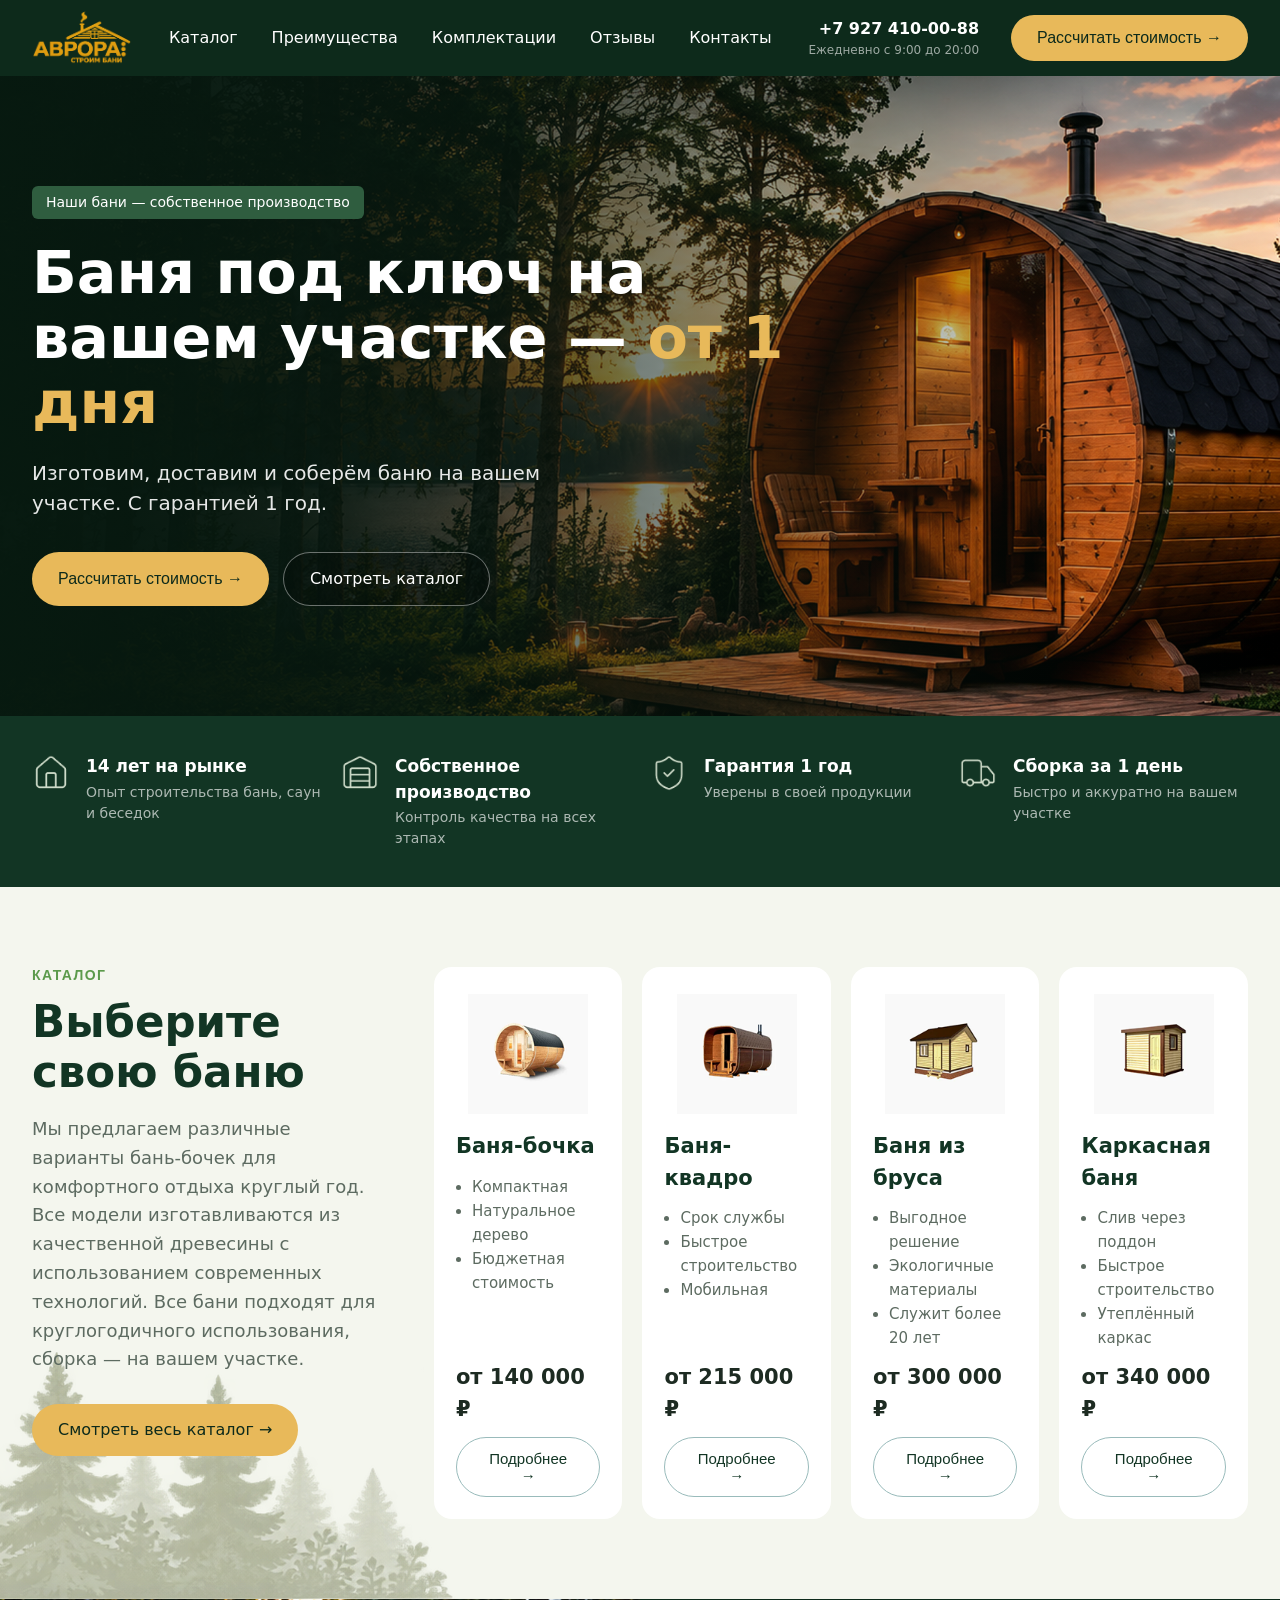
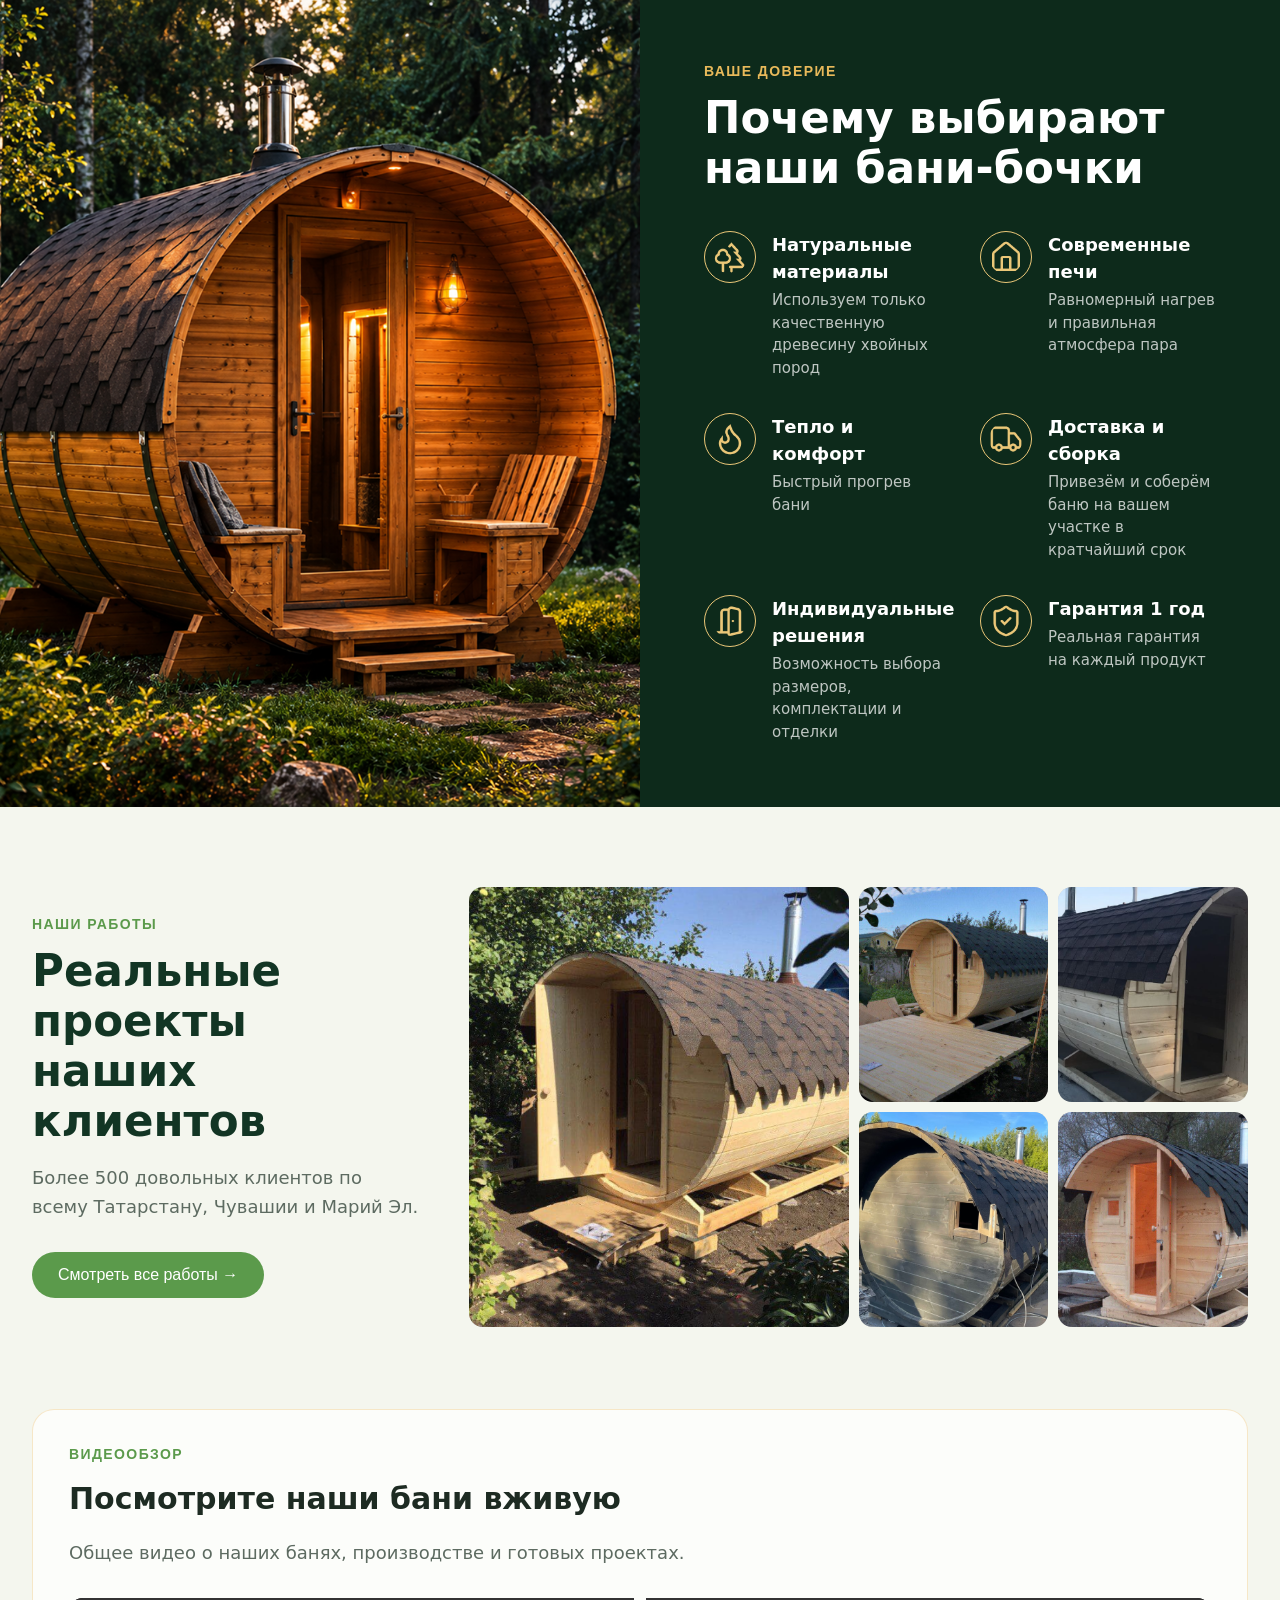
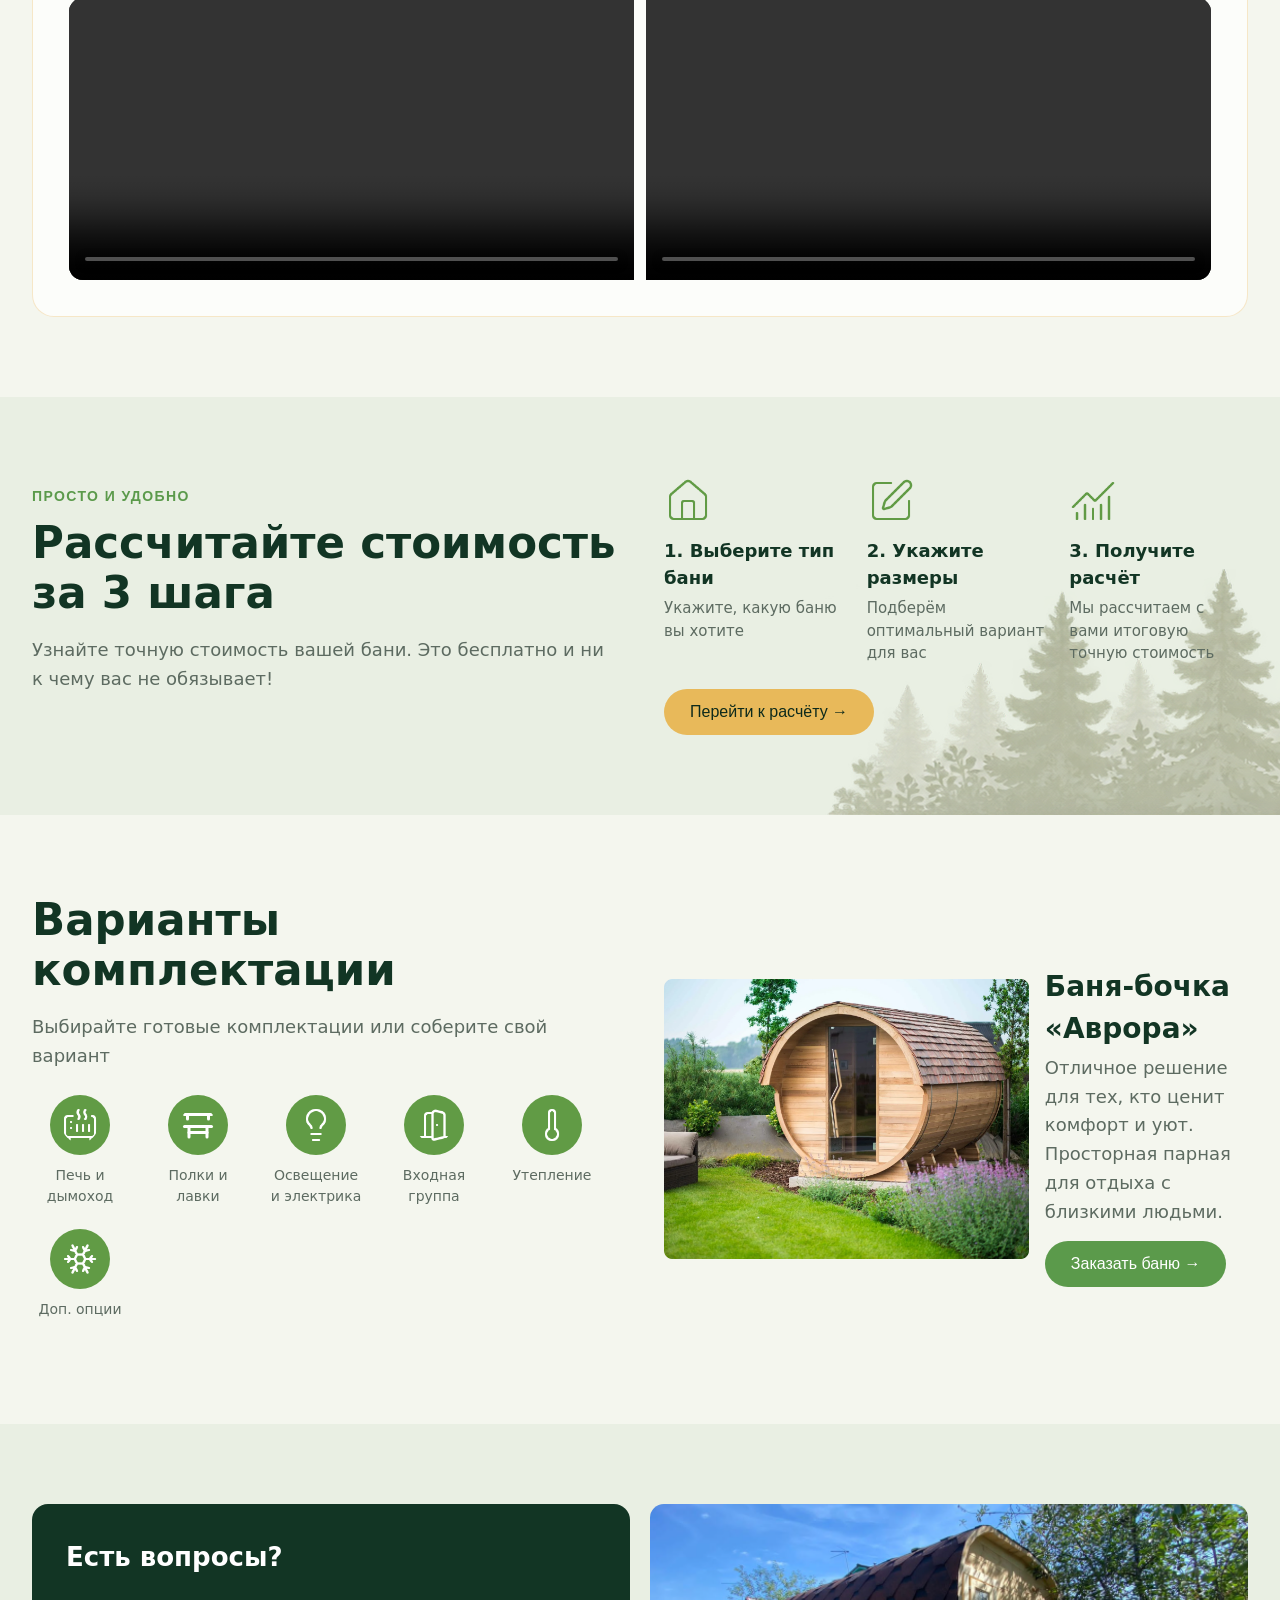
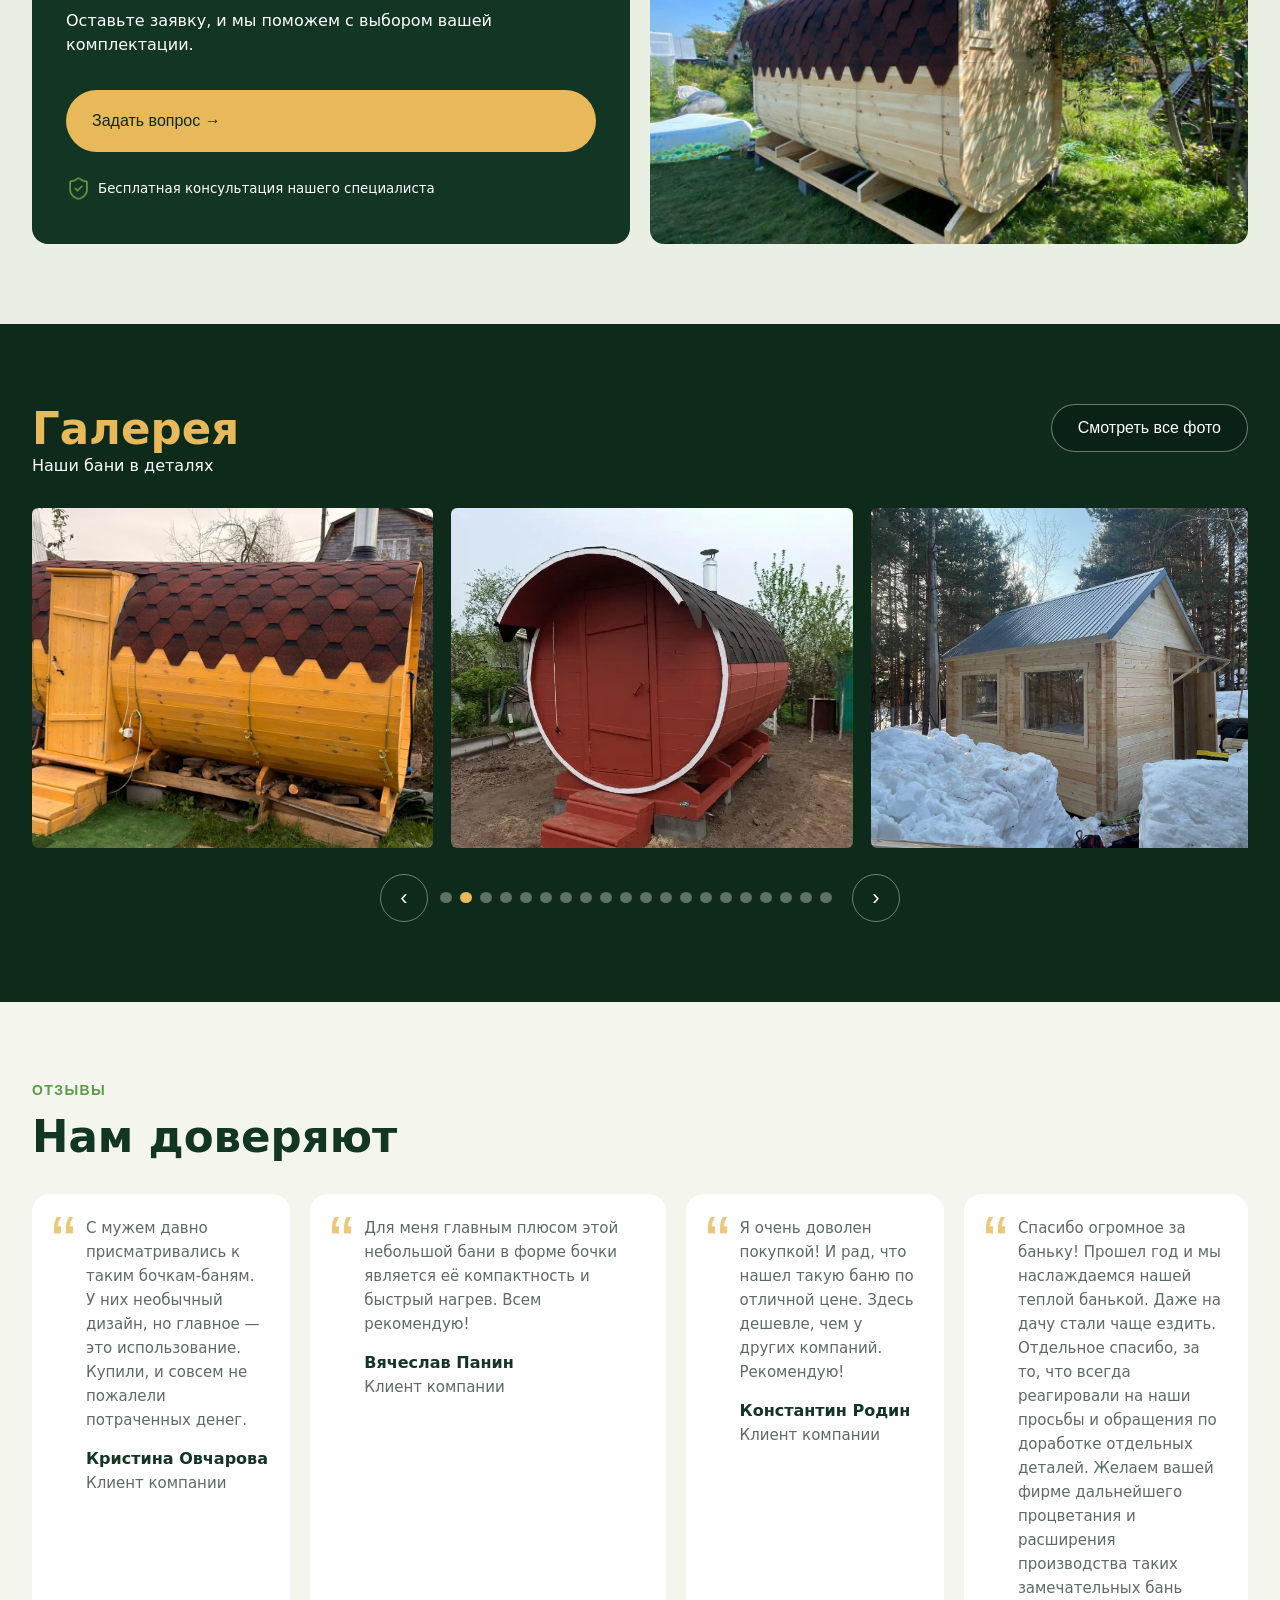
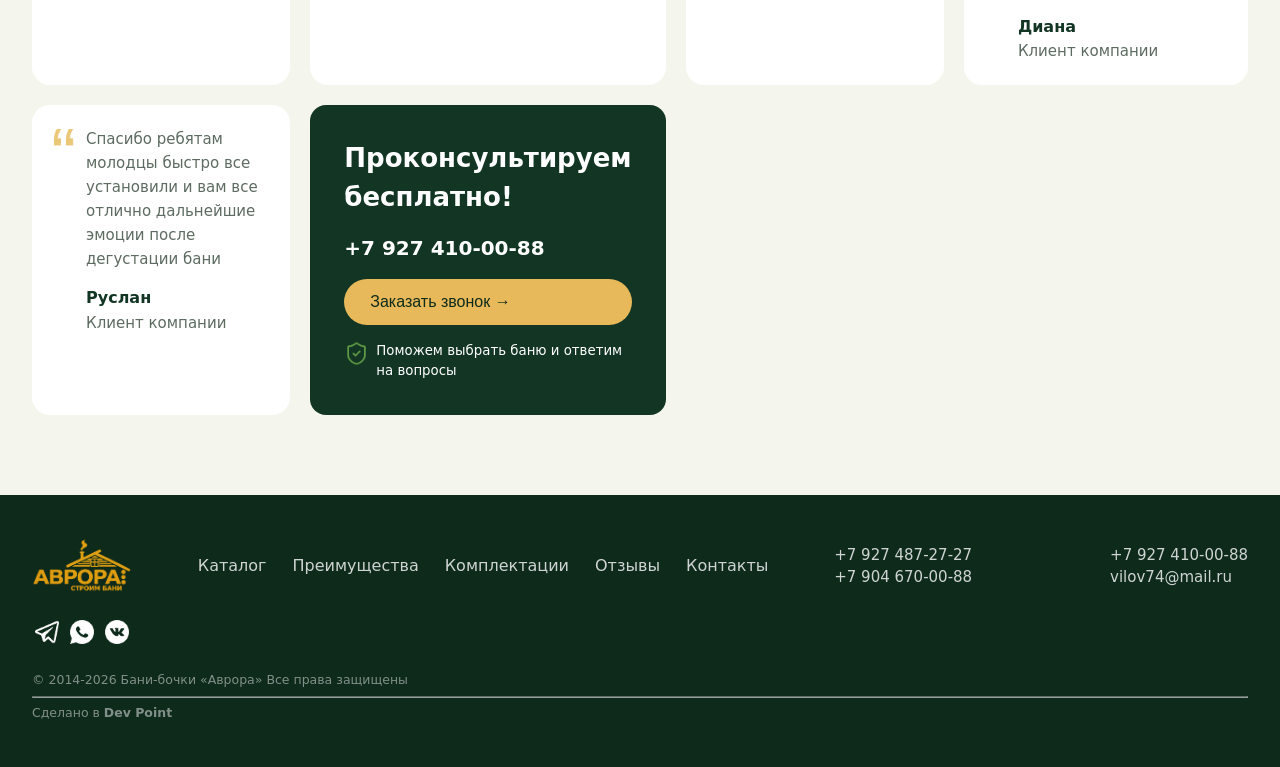
<file: index.html>
<!doctype html>
<html lang="ru">
  <head>
    <meta charset="utf-8" />
    <meta
      name="viewport"
      content="width=device-width,initial-scale=1,viewport-fit=cover"
    />
    <link rel="stylesheet" href="style.css" />
    <title>Бочки-Бани — баня под ключ на вашем участке</title>
    <meta
      name="description"
      content="Бани-бочки с собственного производства: изготовим, доставим и соберём баню на вашем участке. Гарантия 1 год."
    />
  </head>
  <body>
    <header>
      <div class="w hd">
        <a href="#top" class="logo"
          ><img src="images/logo.png" alt="logo" width="100px"
        /></a>
        <nav id="nav">
          <a href="#catalog">Каталог</a><a href="#why">Преимущества</a
          ><a href="#comp">Комплектации</a><a href="#reviews">Отзывы</a
          ><a href="#contacts">Контакты</a>
        </nav>
        <div class="ph">
          <a href="tel:+79274100088">+7 927 410-00-88</a
          ><small>Ежедневно с 9:00 до 20:00</small>
        </div>
        <button class="btn" data-open>Рассчитать стоимость →</button>
        <button class="bg" id="bg" aria-label="Меню" aria-expanded="false">
          ☰
        </button>
      </div>
    </header>
    <main id="top">
      <div class="hero">
        <div class="w">
          <span class="badge">Наши бани — собственное производство</span>
          <h1>Баня под ключ на вашем участке — <b>от 1 дня</b></h1>
          <p>
            Изготовим, доставим и соберём баню на вашем участке. С гарантией 1
            год.
          </p>
          <div class="cta">
            <button class="btn" data-open>Рассчитать стоимость →</button
            ><a class="btn out" href="catalog.html">Смотреть каталог</a>
          </div>
        </div>
      </div>
      <div class="strip"><div class="w" id="strip"></div></div>
      <section id="catalog">
        <img src="images/bg-trees.png" alt="bg-image" class="bg-trees" />
        <div class="w cat">
          <div class="rev">
            <div class="eyebrow">Каталог</div>
            <h2>Выберите свою баню</h2>
            <p class="lead">
              Мы предлагаем различные варианты бань-бочек для комфортного отдыха
              круглый год. Все модели изготавливаются из качественной древесины
              с использованием современных технологий. Все бани подходят для круглогодичного использования, сборка — на вашем участке.
            </p>
            <a class="btn" href="catalog.html">Смотреть весь каталог →</a>
          </div>
          <div class="cards" id="cards"></div>
        </div>
      </section>
      <section class="why" id="why" style="padding: 0">
        <img
          src="images/why-sauna.png"
          alt="Баня-бочка в лесу"
          loading="lazy"
          width="256"
          height="260"
        />
        <div>
          <div class="eyebrow" style="color: var(--au)">Ваше доверие</div>
          <h2 style="color: #fff">Почему выбирают наши бани-бочки</h2>
          <div class="six" id="six"></div>
        </div>
      </section>
      <section id="projects">
        <div class="w proj">
          <div class="rev">
            <div class="eyebrow">Наши работы</div>
            <h2>Реальные проекты наших клиентов</h2>
            <p class="lead">
              Более 500 довольных клиентов по всему Татарстану, Чувашии и Марий
              Эл.
            </p>
            <a href="#gallery">
              <button class="btn gr">Смотреть все работы →</button>
            </a>
          </div>
          <div class="pg" id="pg"></div>
          <div class="video-showcase rev">
            <div class="eyebrow">Видеообзор</div>
            <h3>Посмотрите наши бани вживую</h3>
            <p class="lead">
              Общее видео о наших банях, производстве и готовых проектах.
            </p>
            <div class="video-pair">
              <video
                controls
                playsinline
                preload="metadata"
                aria-label="Общее видео о банях — первое"
              >
                <source src="videos/obchee.mp4" type="video/mp4" />
                Ваш браузер не поддерживает воспроизведение видео.
              </video>
              <video
                controls
                playsinline
                preload="metadata"
                aria-label="Общее видео о банях — второе"
              >
                <source src="videos/obchee2.mp4" type="video/mp4" />
                Ваш браузер не поддерживает воспроизведение видео.
              </video>
            </div>
          </div>
        </div>
      </section>
      <section class="alt">
        <img src="images/bg-trees2.png" alt="" class="bg-trees2" />
        <div class="w steps">
          <div class="rev">
            <div class="eyebrow">Просто и удобно</div>
            <h2>Рассчитайте стоимость за 3 шага</h2>
            <p class="lead">
              Узнайте точную стоимость вашей бани. Это бесплатно и ни к чему вас не обязывает!
            </p>
          </div>
          <div>
            <div class="s3" id="s3"></div>
            <button
              class="btn"
              style="margin-top: 24px; z-index: 1; position: relative"
              data-open
            >
              Перейти к расчёту →
            </button>
          </div>
        </div>
      </section>
      <section id="comp">
        <div class="w comp">
          <div class="rev">
            <h2>Варианты комплектации</h2>
            <p class="lead" style="margin-bottom: 0">
              Выбирайте готовые комплектации или соберите свой вариант
            </p>
            <div class="opts" id="opts"></div>
          </div>
          <div class="avrora-wrapper">
            <img
              src="images/sauna-avrora.png"
              alt="Баня-бочка «Аврора»"
              loading="lazy"
              width="400"
              height="280"
            />
            <div>
              <h3 style="margin: 14px 0 4px; color: var(--g)">
                Баня-бочка «Аврора»
              </h3>
              <p class="lead" style="margin: 0 0 14px">
                Отличное решение для тех, кто ценит комфорт и уют. Просторная
                парная для отдыха с близкими людьми.
              </p>
              <button class="btn gr" onclick="openForm('Баня-бочка')">
                Заказать баню →
              </button>
            </div>
          </div>
        </div>
      </section>
      <section class="alt">
        <div class="w comp">
          <div class="faq rev">
            <h3>Есть вопросы?</h3>
            <p>Оставьте заявку, и мы поможем с выбором вашей комплектации.</p>
            <button class="btn" data-open>Задать вопрос →</button
            ><small style="display: flex; align-items: center; gap: 7px"
              ><img
                src="images/shield-check-g.png"
                alt="icon"
                width="25px"
                height="25px"
              />
              Бесплатная консультация нашего специалиста</small
            >
          </div>
          <img
            src="images/faq-sauna.png"
            alt="Баня-бочка на участке"
            loading="lazy"
            width="400"
            height="280"
          />
        </div>
      </section>
      <section class="gal" id="gallery">
        <div class="w">
          <div class="gh">
            <div>
              <h2>Галерея</h2>
              <small>Наши бани в деталях</small>
            </div>
            <button class="btn out" onclick="openLb(0, G)">
              Смотреть все фото
            </button>
          </div>
          <div class="gt" id="gt" tabindex="0" aria-label="Галерея"></div>
          <div class="gc">
            <button class="a" id="pv" aria-label="Назад">‹</button
            ><span id="dots" style="display: flex; gap: 8px"></span
            ><button class="a" id="nx" aria-label="Вперёд">›</button>
          </div>
        </div>
      </section>
      <section id="reviews">
        <div class="w">
          <div class="eyebrow">Отзывы</div>
          <h2>Нам доверяют</h2>
          <div class="rv" id="rv"></div>
        </div>
      </section>
    </main>
    <footer id="contacts">
      <div class="w ft">
        <a href="#top" class="logo"
          ><img src="images/logo.png" alt="logo" width="100px"
        /></a>

        <nav>
          <a href="#catalog">Каталог</a><a href="#why">Преимущества</a
          ><a href="#comp">Комплектации</a><a href="#reviews">Отзывы</a
          ><a href="#contacts">Контакты</a>
        </nav>
        <div style="display: grid; grid-template-columns: 2fr 1fr">
          <a href="tel:+79274872727">+7 927 487-27-27</a>
          <a href="tel:+79274100088">+7 927 410-00-88</a>
          <a href="tel:+79046700088">+7 904 670-00-88</a>
          <a href="mailto:vilov74@mail.ru" style="color: inherit"
            >vilov74@mail.ru</a
          >
        </div>
        <div class="socials">
          <a href="https://t.me/banya_bochka_kzn"
            ><img src="images/tg.png" alt="tg icon" width="30px"
          /></a>
          <a href="https://wa.me/79274100088"
            ><img src="images/wh.png" alt="tg icon" width="30px"
          /></a>
          <a href="https://vk.com/banya_bochka_kzn"
            ><img src="images/vk.png" alt="tg icon" width="30px"
          /></a>
        </div>
        <small style="width: 100%; opacity: 0.6">
          © 2014-2026 Бани-бочки «Аврора» Все права защищены
          <hr />
          <a href="https://devpoint.studio" target="_blank">Сделано в <b>Dev Point</b></a>
        </small>
      </div>
    </footer>
    <div class="m" id="fm" role="dialog" aria-modal="true" aria-labelledby="ft">
      <div class="box">
        <button class="x" data-close aria-label="Закрыть">×</button>
        <h3 id="ft" style="color: var(--g)">Рассчитать стоимость</h3>
        <form id="f" novalidate>
          <label for="n">Имя</label
          ><input id="n" name="name" autocomplete="name" />
          <div class="e"></div>
          <label for="p">Телефон</label
          ><input
            id="p"
            name="phone"
            type="tel"
            placeholder="+7 (___) ___-__-__"
            autocomplete="tel"
          />
          <div class="e"></div>
          <label for="mo">Интересующая модель</label
          ><select id="mo" name="model"></select
          ><label for="c">Комментарий (необязательно)</label
          ><textarea id="c" name="comment" rows="3"></textarea>
          <button
            class="btn"
            style="margin-top: 14px; width: 100%; justify-content: center"
            id="sb"
          >
            Отправить заявку
          </button>
          <div class="st" id="st" role="status"></div>
        </form>
      </div>
    </div>
    <div
      class="m"
      id="lb"
      role="dialog"
      aria-modal="true"
      aria-label="Просмотр фото"
    >
      <button data-close style="right: 16px; top: 16px">×</button
      ><button id="lp" style="left: 16px">‹</button
      ><img id="li" alt="" /><button id="ln" style="right: 16px">›</button>
    </div>
    <script>
      const I = {
        c0: "images/sauna-1.png",
        c1: "images/sauna-2.png",
        c2: "images/sauna-3.png",
        c3: "images/sauna-4.png",
        why: "[data-uri]",
        p0: "images/sauna-p1.png",
        p1: "images/sauna-p2.png",
        p2: "images/sauna-p3.png",
        p3: "images/sauna-p4.png",
        p4: "images/sauna-p5.png ",
        comp: "[data-uri]",
        faq: "[data-uri]",
        g0: "images/gallery-1.JPG",
        g1: "images/gallery-2.JPG",
        g2: "images/gallery-3.JPG",
        g3: "images/gallery-4.JPG",
        g4: "images/gallery-5.JPG",
        g5: "images/gallery-6.JPG",
        g6: "images/gallery-7.JPG",
        g7: "images/gallery-8.JPG",
        g8: "images/gallery-9.JPG",
        g9: "images/gallery-10.JPG",
        g10: "images/gallery-11.JPG",
        g11: "images/gallery-12.JPG",
        g12: "images/gallery-13.JPG",
        g13: "images/gallery-14.JPG",
        g14: "images/gallery-15.JPG",
        g15: "images/gallery-16.JPG",
        g16: "images/gallery-17.JPG",
        g17: "images/gallery-18.JPG",
        g18: "images/gallery-19.JPG",
        g19: "images/gallery-20.JPG",
        g20: "images/gallery-21.JPG",
        g21: "images/gallery-22.JPG",
        g22: "images/gallery-23.JPG",
        g23: "images/gallery-24.JPG",
        g24: "images/gallery-25.JPG",
        g25: "images/gallery-26.JPG",
        g26: "images/gallery-27.JPG",
        g27: "images/gallery-28.JPG",
        g28: "images/gallery-29.JPG",
        g29: "images/gallery-30.JPG",
        g30: "images/gallery-31.JPG",
        g31: "images/gallery-32.JPG",
        g32: "images/gallery-33.JPG",
        g33: "images/gallery-34.JPG",
        g34: "images/gallery-35.JPG",
        g35: "images/gallery-36.JPG",
        g36: "images/gallery-37.JPG",
        g37: "images/gallery-38.JPG",
        g38: "images/gallery-39.JPG",
        g39: "images/gallery-40.JPG",
        g40: "images/gallery-41.JPG",
        g41: "images/gallery-42.JPG",
        g42: "images/gallery-43.JPG",
        g43: "images/gallery-44.JPG",
        g44: "images/gallery-45.JPG",
        g45: "images/gallery-46.JPG",
        g46: "images/gallery-47.JPG",
        g47: "images/gallery-48.JPG",
        g48: "images/gallery-49.JPG",
        g49: "images/gallery-50.JPG",
        g50: "images/gallery-51.JPG",
        g51: "images/gallery-52.JPG",
        g52: "images/gallery-53.JPG",
        g53: "images/gallery-54.JPG",
        g54: "images/gallery-55.JPG",
        g55: "images/gallery-56.JPG",
        g56: "images/gallery-57.JPG",
        g57: "images/gallery-58.JPG",
        g58: "images/gallery-59.JPG",
        g59: "images/gallery-60.JPG",
        g60: "images/gallery-61.JPG",
        g61: "images/gallery-62.JPG",
        g62: "images/gallery-63.JPG",
        g63: "images/gallery-64.JPG",
        g64: "images/gallery-65.JPG",
        g65: "images/gallery-66.JPG",
        g66: "images/gallery-67.JPG",
        g67: "images/gallery-68.JPG",
      };
      const $ = (s) => document.querySelector(s),
        $$ = (s) => [...document.querySelectorAll(s)];
      const M = [
        [
          "Баня-бочка",
          "c0",
          ["Компактная", "Натуральное дерево", "Бюджетная стоимость"],
          "140 000",
        ],
        [
          "Баня-квадро",
          "c1",
          ["Срок службы", "Быстрое строительство", "Мобильная"],
          "215 000",
        ],
        [
          "Баня из бруса",
          "c2",
          [
            "Выгодное решение",
            "Экологичные материалы",
            "Служит более 20 лет",
          ],
          "300 000",
        ],
        [
          "Каркасная баня",
          "c3",
          [
            "Слив через поддон",
            "Быстрое строительство",
            "Утеплённый каркас",
          ],
          "340 000",
        ],
      ];
      $("#strip").innerHTML = [
        ["house.png", "14 лет на рынке", "Опыт строительства бань, саун и беседок"],
        [
          "warehouse.png",
          "Собственное производство",
          "Контроль качества на всех этапах",
        ],
        ["shield-check.png", "Гарантия 1 год", "Уверены в своей продукции"],
        [
          "truck.png",
          "Сборка за 1 день",
          "Быстро и аккуратно на вашем участке",
        ],
      ]
        .map(
          (a) =>
            `<div class="it rev"><img src="images/${a[0]}" alt="icon" class="specifications-icon" /><div><b>${a[1]}</b><small>${a[2]}</small></div></div>`,
        )
        .join("");
      $("#cards").innerHTML = M.map(
        (m, i) =>
          `<article class="card rev" style="--d:${i * 0.1}s"><img src="${I[m[1]]}" alt="${m[0]}" loading="lazy" width="120" height="100"><h3>${m[0]}</h3><ul>${m[2].map((x) => `<li>${x}</li>`).join("")}</ul><strong>от ${m[3]} ₽</strong><a href="catalog.html"><button class="btn ol">Подробнее →</button></a></article>`,
      ).join("");
      $("#six").innerHTML = [
        [
          "trees.png",
          "Натуральные материалы",
          "Используем только качественную древесину хвойных пород",
        ],
        [
          "house-y.png",
          "Современные печи",
          "Равномерный нагрев и правильная атмосфера пара",
        ],
        [
          "flame.png",
          "Тепло и комфорт",
          "Быстрый прогрев бани",
        ],
        [
          "truck-y.png",
          "Доставка и сборка",
          "Привезём и соберём баню на вашем участке в кратчайший срок",
        ],
        [
          "door-open.png",
          "Индивидуальные решения",
          "Возможность выбора размеров, комплектации и отделки",
        ],
        [
          "shield-check-y.png",
          "Гарантия 1 год",
          "Реальная гарантия на каждый продукт",
        ],
      ]
        .map(
          (a, i) =>
            `<div class="rev" style="--d:${i * 0.07}s"><img src="images/${a[0]}" alt='Icon' class="why-section__icon"/><p><b>${a[1]}</b>${a[2]}</p></div>`,
        )
        .join("");
      const P = ["p0", "p1", "p2", "p3", "p4"].map((k) => I[k]),
        G = [
          "g0",
          "g1",
          "g2",
          "g3",
          "g4",
          "g5",
          "g6",
          "g7",
          "g8",
          "g9",
          "g10",
          "g11",
          "g12",
          "g13",
          "g14",
          "g15",
          "g16",
          "g17",
          "g18",
          "g19",
          "g20",
          "g21",
          "g22",
          "g23",
          "g24",
          "g25",
          "g26",
          "g27",
          "g28",
          "g29",
          "g30",
          "g31",
          "g32",
          "g33",
          "g34",
          "g35",
          "g36",
          "g37",
          "g38",
          "g39",
          "g40",
          "g41",
          "g42",
          "g43",
          "g44",
          "g45",
          "g46",
          "g47",
          "g48",
          "g49",
          "g50",
          "g51",
          "g52",
          "g53",
          "g54",
          "g55",
          "g56",
          "g57",
          "g58",
          "g59",
          "g60",
          "g61",
          "g62",
          "g63",
          "g64",
          "g65",
          "g66",
          "g67",
        ].map((k) => I[k]);
      $("#pg").innerHTML = P.map(
        (s, i) =>
          `<button aria-label="Открыть фото проекта ${i + 1}" onclick="openLb(${i})"><img src="${s}" alt="Проект клиента ${i + 1}" loading="lazy"></button>`,
      ).join("");
      $("#s3").innerHTML = [
        [
          "house-g.png",
          "1. Выберите тип бани",
          "Укажите, какую баню вы хотите",
        ],
        [
          "square-pen.png",
          "2. Укажите размеры",
          "Подберём оптимальный вариант для вас",
        ],
        [
          "chart-no-axes-combined.png",
          "3. Получите расчёт",
          "Мы рассчитаем с вами итоговую точную стоимость",
        ],
      ]
        .map(
          (a, i) =>
            `<div class="rev" style="--d:${i * 0.1}s"><img src="images/${a[0]}" alt="Icon" width="40px" height="40px" /><b>${a[1]}</b>${a[2]}</div>`,
        )
        .join("");
      $("#opts").innerHTML = [
        ["heater.png", "Печь и дымоход"],
        ["shelves-benches.svg", "Полки и лавки"],
        ["lightbulb.png", "Освещение и электрика"],
        ["door-open-w.png", "Входная группа"],
        ["thermometer.png", "Утепление"],
        ["snowflake.png", "Доп. опции"],
      ]
        .map(
          (a) =>
            `<div style="display: flex; flex-direction: column; align-items: center; gap: 10px;"><img src="images/${a[0]}" alt="icon" class="variant-icon" />${a[1]}</div>`,
        )
        .join("");
      $("#gt").innerHTML = G.map(
        (s, i) =>
          `<img src="${s}" alt="Баня-бочка, фото ${i + 1}" loading="lazy" onclick="openLb(${i},G)" onerror="console.warn('Фото галереи не найдено:', this.src)">`,
      ).join("");
      $("#rv").innerHTML =
        [
          [
            "Кристина Овчарова",
            "С мужем давно присматривались к таким бочкам-баням. У них необычный дизайн, но главное — это использование. Купили, и совсем не пожалели потраченных денег.",
          ],
          [
            "Вячеслав Панин",
            "Для меня главным плюсом этой небольшой бани в форме бочки является её компактность и быстрый нагрев. Всем рекомендую!",
          ],
          [
            "Константин Родин",
            "Я очень доволен покупкой! И рад, что нашел такую баню по отличной цене. Здесь дешевле, чем у других компаний. Рекомендую!",
          ],
          [
            "Диана",
            "Спасибо огромное за баньку! Прошел год и мы наслаждаемся нашей теплой банькой. Даже на дачу стали чаще ездить. Отдельное спасибо, за то, что всегда реагировали на наши просьбы и обращения по доработке отдельных деталей. Желаем вашей фирме дальнейшего процветания и расширения производства таких замечательных бань",
          ],
          [
            "Руслан",
            "Спасибо ребятам молодцы быстро все установили и вам все отлично дальнейшие эмоции после дегустации бани",
          ],

          
        ]
          .map(
            (a, i) =>
              `<blockquote class="card rev card2" style="--d:${i * 0.1}s; display: flex; flex-direction: row"><img src="images/quote.png" alt="quote icon" width="20px" height="20px" /> <div>${a[1]}<b>${a[0]}</b>Клиент компании</div></blockquote>`,
          )
          .join("") +
        `<div class="faq rev"><h3>Проконсультируем бесплатно!</h3><a href="tel:+79274100088">+7 927 410-00-88</a><button class="btn" data-open>Заказать звонок →</button><small style="display: flex; gap: 7px;"><img src="images/shield-check-g.png" alt="shield check icon" width="25px" height="25px" /> Поможем выбрать баню и ответим на вопросы</small></div>`;
      $("#mo").innerHTML =
        `<option value="">Не выбрано</option>` +
        M.map((m) => `<option>${m[0]}</option>`).join("");
      // reveal
      const ro = new IntersectionObserver(
        (e) =>
          e.forEach((x) => {
            if (x.isIntersecting) {
              x.target.classList.add("in");
              ro.unobserve(x.target);
            }
          }),
        { threshold: 0.12 },
      );
      $$(".rev").forEach((e) => ro.observe(e));
      // menu
      const nav = $("#nav"),
        bg = $("#bg");
      bg.onclick = () =>
        bg.setAttribute("aria-expanded", nav.classList.toggle("o"));
      $$("#nav a").forEach(
        (a) =>
          (a.onclick = () => {
            nav.classList.remove("o");
            bg.setAttribute("aria-expanded", "false");
          }),
      );
      // modals
      let last;
      const fm = $("#fm"),
        lb = $("#lb");
      function show(m) {
        last = document.activeElement;
        m.classList.add("o");
        (m.querySelector("input,button") || m).focus();
      }
      function hide() {
        $$(".m.o").forEach((m) => m.classList.remove("o"));
        last && last.focus();
      }
      function openForm(model) {
        $("#mo").value = model || "";
        $("#ft").textContent = model
          ? "Заявка: " + model
          : "Рассчитать стоимость";
        $("#st").className = "st";
        show(fm);
      }
      $$("[data-open]").forEach((b) => (b.onclick = () => openForm("")));
      $$("[data-close]").forEach((b) => (b.onclick = hide));
      $$(".m").forEach(
        (m) =>
          (m.onclick = (e) => {
            if (e.target === m) hide();
          }),
      );
      let cur = 0,
        set = P;
      function openLb(i, s) {
        set = s || P;
        cur = i;
        upd();
        show(lb);
      }
      function upd() {
        $("#li").src = set[cur];
        $("#li").alt = "Фото " + (cur + 1) + " из " + set.length;
      }
      function step(d) {
        cur = (cur + d + set.length) % set.length;
        upd();
      }
      $("#lp").onclick = () => step(-1);
      $("#ln").onclick = () => step(1);
      addEventListener("keydown", (e) => {
        if (e.key === "Escape") hide();
        if (lb.classList.contains("o")) {
          if (e.key === "ArrowLeft") step(-1);
          if (e.key === "ArrowRight") step(1);
        }
      });
      // phone mask + validation
      const ph = $("#p");
      ph.oninput = () => {
        let d = ph.value.replace(/\D/g, "");
        if (d[0] == "8" || d[0] == "7") d = d.slice(1);
        d = d.slice(0, 10);
        let r = "+7";
        if (d) r += " (" + d.slice(0, 3);
        if (d.length >= 3) r += ")";
        if (d.length > 3) r += " " + d.slice(3, 6);
        if (d.length > 6) r += "-" + d.slice(6, 8);
        if (d.length > 8) r += "-" + d.slice(8, 10);
        ph.value = r;
      };
      // ИЗОЛИРОВАННАЯ точка подключения бэкенда (API / Telegram-бот / CRM)
      const LEAD_ENDPOINT = null;
      async function submitLead(data) {
        if (!LEAD_ENDPOINT) throw new Error("NO_BACKEND");
        const r = await fetch(LEAD_ENDPOINT, {
          method: "POST",
          headers: { "Content-Type": "application/json" },
          body: JSON.stringify(data),
        });
        if (!r.ok) throw new Error("HTTP " + r.status);
      }
      $("#f").onsubmit = async (e) => {
        e.preventDefault();
        const n = $("#n"),
          er = $$("#f .e");
        let ok = true;
        er[0].textContent =
          n.value.trim().length < 2 ? ((ok = false), "Введите имя") : "";
        er[1].textContent =
          ph.value.replace(/\D/g, "").length !== 11
            ? ((ok = false), "Введите телефон полностью")
            : "";
        if (!ok) return;
        const st = $("#st"),
          sb = $("#sb");
        sb.disabled = true;
        sb.textContent = "Отправка…";
        try {
          await submitLead(Object.fromEntries(new FormData(e.target)));
          st.textContent = "Спасибо! Заявка отправлена.";
        } catch (x) {
          st.textContent =
            x.message === "NO_BACKEND"
              ? "Приём заявок ещё не подключён: данные никуда не отправлены. Позвоните: +7 927 410-00-88."
              : "Не удалось отправить. Попробуйте позже или позвоните нам.";
        }
        st.className = "st on";
        sb.disabled = false;
        sb.textContent = "Отправить заявку";
      };
      // gallery
      const gt = $("#gt"),
        im = [...gt.children];
      $("#dots").innerHTML = im
        .map(
          (_, i) => `<button class="dot" aria-label="Фото ${i + 1}"></button>`,
        )
        .join("");
      const ds = $$(".dot");
      const go = (i) =>
        gt.scrollTo({
          left:
            im[Math.max(0, Math.min(i, im.length - 1))].offsetLeft -
            gt.offsetLeft -
            (gt.clientWidth - im[0].clientWidth) / 2,
          behavior: "smooth",
        });
      const idx = () => {
        // Докрутили до конца — текущее фото последнее (иначе последние кадры
        // не могут встать по центру, и стрелки/точки до них не доходят)
        if (gt.scrollLeft + gt.clientWidth >= gt.scrollWidth - 2)
          return im.length - 1;
        let b = 0,
          m = 1e9;
        im.forEach((x, i) => {
          const d = Math.abs(
            x.offsetLeft -
              gt.offsetLeft +
              x.clientWidth / 2 -
              gt.scrollLeft -
              gt.clientWidth / 2,
          );
          if (d < m) {
            m = d;
            b = i;
          }
        });
        return b;
      };
      gt.onscroll = () => {
        const k = idx();

        ds.forEach((d, i) => {
          d.classList.toggle("on", i === k);
        });

        const activeDot = ds[k];
        const dotsContainer = $("#dots");

        if (activeDot) {
          const left =
            activeDot.offsetLeft -
            dotsContainer.offsetLeft -
            (dotsContainer.clientWidth - activeDot.offsetWidth) / 2;

          dotsContainer.scrollTo({
            left: left,
            behavior: "smooth",
          });
        }
      };
      gt.onscroll();
      ds.forEach((d, i) => (d.onclick = () => go(i)));
      $("#pv").onclick = () => go(idx() - 1);
      $("#nx").onclick = () => go(idx() + 1);
      gt.onkeydown = (e) => {
        if (e.key === "ArrowLeft") go(idx() - 1);
        if (e.key === "ArrowRight") go(idx() + 1);
      };
    </script>
  </body>
</html>
</file>
<file: style.css>
:root {
  --g: #123524;
  --g2: #0d2a1b;
  --cr: #f4f6ee;
  --cr2: #e9efe3;
  --au: #e8b95a;
  --gr: #5b9a4b;
  --tx: #1d2b22;
  --mu: #5d6b61;
  --bg: var(--cr);
  box-sizing: border-box;
  padding-top: env(safe-area-inset-top, 0px);
  padding-bottom: env(safe-area-inset-bottom, 0px);
}

@media (prefers-color-scheme: dark) {
  :root:not([data-theme="light"]) {
    --bg: var(--cr);
  }
}

*,
*::before,
*::after {
  box-sizing: inherit;
}

html {
  scroll-behavior: smooth;
  scroll-padding-top: 80px;
  overflow-x: hidden;
}

body {
  margin: 0;
  font-family:
    Inter,
    system-ui,
    -apple-system,
    "Segoe UI",
    Roboto,
    sans-serif;
  background: var(--bg);
  color: var(--tx);
  line-height: 1.5;
  overflow-x: hidden;
}

img {
  display: block;
  max-width: 100%;
}

h1,
h2,
h3,
p {
  margin: 0;
}

a {
  color: inherit;
  text-decoration: none;
}

.w {
  width: min(1200px, 100% - 40px);
  margin-inline: auto;

}

.btn {
  display: inline-flex;
  align-items: center;
  gap: 10px;
  border: 0;
  border-radius: 99px;
  padding: 14px 26px;
  font: 600 14px inherit;
  cursor: pointer;
  background: var(--au);
  color: var(--g2);
  transition:
    transform 0.25s,
    box-shadow 0.25s;
}

.btn:hover {
}

.btn.gr {
  background: var(--gr);
  color: #fff;
}

.btn.out {
  background: #0003;
  color: #fff;
  border: 1px solid #fff6;
}

.btn.ol {
  background: none;
  border: 1px solid #9bb;
  color: var(--g);
  padding: 9px 20px;
}

:focus-visible {
  outline: 3px solid var(--au);
  outline-offset: 2px;
}

header {
  position: sticky;
  top: 0;
  z-index: 50;
  background: var(--g2);
  color: #fff;
}

.hd {
  display: flex;
  align-items: center;
  gap: 24px;
  height: 64px;
}

.logo {
  font-weight: 800;
  letter-spacing: 0.04em;
  display: flex;
  gap: 8px;
  align-items: center;
}

.logo small {
  display: block;
  font: 400 9px/1 sans-serif;
  opacity: 0.7;
}

nav {
  display: flex;
  gap: 28px;
  margin-inline: auto;
  font-size: 13px;
}

nav a:hover {
  color: var(--au);
}

.ph {
  font-size: 13px;
  text-align: right;
}

.ph small {
  display: block;
  opacity: 0.6;
  font-size: 10px;
}

.bg {
  display: none;
  background: none;
  border: 0;
  color: #fff;
  font-size: 26px;
  margin-left: auto;
  cursor: pointer;
}

.hero {
  position: relative;
  color: #fff;
  min-height: min(560px, 90vh);
  display: flex;
  align-items: center;
  background-image: url('images/hero-bg.png');
  background-position: center;
  background-repeat: no-repeat;
  background-size: cover;
}

.hero::before {
  content: "";
  position: absolute;
  inset: 0;
  background: linear-gradient(90deg, #071a10f0 0, #071a1099 45%, #0000);
}

.hero .w {
  position: relative;
  padding: 60px 0;
}

.badge {
  display: inline-block;
  background: #2f5d3f;
  border-radius: 6px;
  padding: 4px 10px;
  font-size: 11px;
  margin-bottom: 18px;
}

h1 {
  font-size: clamp(32px, 5vw, 58px);
  line-height: 1.1;
  max-width: 640px;
}

h1 b {
  color: var(--au);
}

.hero p {
  margin: 18px 0 28px;
  max-width: 420px;
  opacity: 0.9;
}

.cta {
  display: flex;
  gap: 14px;
  flex-wrap: wrap;
}

.strip {
  background: var(--g);
  color: #fff;
}

.strip .w {
  display: grid;
  grid-template-columns: repeat(4, 1fr);
  gap: 20px;
  padding: 30px 0;
}

#catalog {
  position: relative;
}


.alt {
  position: relative;
}

.bg-trees {
  position: absolute; 
  bottom: -20px;
  left: 0;
  z-index: -1;
}

.bg-trees2 {
  position: absolute;
  right: 0;
  bottom: 0;
  z-index: 0;
}


.it {
  display: flex;
  gap: 14px;
  align-items: flex-start;
  font-size: 13px;
}

.it i,
.ic {
  font-style: normal;
  font-size: 30px;
  line-height: 1;
}

.it small {
  display: block;
  opacity: 0.65;
  font-size: 11px;
}

.specifications-icon {
  width: 30px;
  height: 30px;
}

section {
  padding: clamp(48px, 7vw, 80px) 0;
}

.eyebrow {
  color: var(--gr);
  font: 700 11px sans-serif;
  letter-spacing: 0.1em;
  text-transform: uppercase;
  margin-bottom: 10px;
}

.socials {
  display: flex;
  gap: 5px;
}

h2 {
  font-size: clamp(26px, 3.4vw, 38px);
  line-height: 1.15;
  color: var(--g);
}

.lead {
  color: var(--mu);
  margin: 14px 0 24px;
  font-size: 14px;
}

.cat {
  display: grid;
  grid-template-columns: 1fr 2.2fr;
  gap: 36px;
  align-items: start;
}

.cards {
  display: grid;
  grid-template-columns: repeat(4, 1fr);
  gap: 16px;
}

.card {
  background: #fff;
  border-radius: 18px;
  padding: 18px;
  display: flex;
  flex-direction: column;
  gap: 10px;
  transition:
    transform 0.3s,
    box-shadow 0.3s;
  font-size: 12px;
}

.card:hover {
  transform: translateY(-5px);
  box-shadow: 0 14px 30px #0e2a1b22;
}

.card img {
  height: 100px;
  margin: auto;
  object-fit: contain;
}

.card2 {
  height: auto;
}

.card2 img {
  height: 20px !important;
  margin: 0;
}

.card h3 {
  font-size: 16px;
  color: var(--g);
}

.card ul {
  padding-left: 16px;
  margin: 0;
  color: var(--mu);
  flex: 1;
}

.card strong {
  font-size: 16px;
}

.why {
  display: grid;
  grid-template-columns: 1fr 1fr;
  background: var(--g2);
  color: #fff;
  padding: 0;
}

.why>img {
  width: 100%;
  height: 100%;
  object-fit: cover;
  min-height: 300px;
}

.why>div {
  padding: clamp(28px, 5vw, 56px);
  display: flex;
  flex-direction: column;
  justify-content: center;
}

.six {
  display: grid;
  grid-template-columns: 1fr 1fr;
  gap: 26px 30px;
  margin-top: 30px;
}

.six div {
  display: flex;
  gap: 14px;
  font-size: 12px;
  color: #fffb;
}

.six b {
  display: block;
  color: #fff;
  font-size: 14px;
}

.ic {
  width: 42px;
  height: 42px;
  flex: none;
  border: 1px solid var(--au);
  border-radius: 50%;
  display: grid;
  place-items: center;
  font-size: 18px;
}

.proj {
  display: grid;
  grid-template-columns: 1fr 2fr;
  gap: 36px;
  align-items: center;
}

.pg {
  display: grid;
  grid-template-columns: 2fr 1fr 1fr;
  grid-template-rows: 1fr 1fr;
  gap: 10px;
  height: clamp(240px, 34vw, 360px);
}

.pg button {
  border: 0;
  padding: 0;
  border-radius: 14px;
  overflow: hidden;
  cursor: zoom-in;
  background: #ccc;
}

.pg button:first-child {
  grid-row: span 2;
}

.pg img,
.gt img {
  width: 100%;
  height: 100%;
  object-fit: cover;
  transition: transform 0.5s;
}

.pg button:hover img {
  transform: scale(1.06);
}

.alt {
  background: var(--cr2);
}

.alt>.comp {
  gap: 20px;
}

.steps {
  display: grid;
  grid-template-columns: 1fr 1fr;
  gap: 36px;
  align-items: center;
}

.s3 {
  display: grid;
  grid-template-columns: repeat(3, 1fr);
  gap: 16px;
  font-size: 12px;
  color: var(--mu);
}

.s3 b {
  display: block;
  color: var(--g);
  font-size: 14px;
  margin: 8px 0 4px;
}

.opts {
  display: flex;
  gap: 16px;
  flex-wrap: wrap;
  margin: 24px 0;
}

.opts div {
  width: 70px;
  text-align: center;
  font-size: 11px;
  color: var(--mu);
}

.opts span {
  display: grid;
  place-items: center;
  width: 46px;
  height: 46px;
  margin: 0 auto 6px;
  border-radius: 50%;
  background: var(--g);
  font-size: 20px;
}

.comp {
  display: grid;
  grid-template-columns: 1fr 1fr;
  align-items: center;
}

.comp>img {
  border-radius: 14px;
  width: 100%;
  height: 280px;
  object-fit: cover;
}

.avrora-wrapper {
  display: flex;
  gap: 16px;
  align-items: center;
}

.variant-icon {
  width: 50px;
  height: 50px;
  padding: 10px;
  background-color: #619B45;
  border-radius: 50%;
}

.faq {
  background: var(--g);
  color: #fff;
  border-radius: 16px;
  padding: 24px;
  display: grid;
  gap: 12px;
  font-size: 13px;
  height: 100%;
}

.faq h3 {
  font-size: 18px;
}

.gal {
  background: var(--g2);
  color: #fff;
}

.gh {
  display: flex;
  justify-content: space-between;
  align-items: flex-start;
  gap: 16px;
  flex-wrap: wrap;
  margin-bottom: 24px;
}

.gal h2 {
  color: var(--au);
}

.gt {
  display: flex;
  gap: 18px;
  overflow-x: auto;
  scroll-snap-type: x mandatory;
  scrollbar-width: none;
  align-items: center;
  padding: 6px 0;
}

.gt::-webkit-scrollbar {
  display: none;
}

.gt img {
  flex: none;
  width: 33%;
  scroll-snap-align: center;
  border-radius: 6px;
  height: 300px;
}

.gc {
  display: flex;
  gap: 10px;
  justify-content: center;
  align-items: center;
  margin-top: 20px;
}

.gc button.a {
  width: 40px;
  height: 40px;
  border-radius: 50%;
  border: 1px solid #fff6;
  background: none;
  color: #fff;
  cursor: pointer;
  font-size: 18px;
}

.dot {
  width: 9px;
  height: 9px;
  border-radius: 50%;
  border: 0;
  background: #fff5;
  padding: 0;
  cursor: pointer;
}

/* Контейнер для точек галереи */
.gc {
  display: flex;
  align-items: center;
  justify-content: center;
  gap: 12px;
}

#dots {
  display: flex !important;
  align-items: center;
  justify-content: flex-start;
  gap: 8px !important;
  max-width: min(60vw, 400px);
  overflow: hidden;
  white-space: nowrap;
  flex-shrink: 1;
}

#dots .dot {
  flex: 0 0 12px;
}

#dots .dot.on {
  flex: 0 0 12px;
}

.dot.on {
  background: var(--au);
}

.rv {
  display: grid;
  grid-template-columns: repeat(3, 1fr) 1.1fr;
  gap: 16px;
  margin-top: 24px;
}

.rv blockquote {
  margin: 0;
  font-size: 12px;
  color: var(--mu);
}

.rv blockquote b {
  display: block;
  color: var(--g);
  margin-top: 10px;
  font-size: 13px;
}

footer {
  background: var(--g2);
  color: #fffc;
  padding: 32px 0;
  font-size: 12px;
}

.ft {
  display: flex;
  gap: 24px;
  align-items: center;
  justify-content: space-between;
  flex-wrap: wrap;
}

.ft nav {
  margin: 0;
  gap: 18px;
  flex-wrap: wrap;
}

.m {
  position: fixed;
  inset: 0;
  background: #000b;
  display: none;
  place-items: center;
  z-index: 100;
  padding: 16px;
}

.m.o {
  display: grid;
  animation: f 0.25s;
}

.box {
  background: #fff;
  border-radius: 18px;
  padding: 28px;
  width: min(440px, 100%);
  position: relative;
  max-height: 90vh;
  overflow: auto;
}

.box label {
  display: block;
  font-size: 12px;
  margin: 12px 0 4px;
  color: var(--mu);
}

.box input,
.box select,
.box textarea {
  width: 100%;
  padding: 12px;
  border: 1px solid #c5d0c6;
  border-radius: 10px;
  font: inherit;
}

.box .e {
  color: #b3261e;
  font-size: 11px;
  min-height: 14px;
}

.x {
  position: absolute;
  right: 12px;
  top: 8px;
  background: none;
  border: 0;
  font-size: 26px;
  cursor: pointer;
}

.st {
  margin-top: 12px;
  font-size: 13px;
  padding: 10px;
  border-radius: 8px;
  display: none;
}

.st.on {
  display: block;
  background: #fff3d6;
}

#lb {
  background: #000e;
}

#lb img {
  max-height: 86vh;
  max-width: 92vw;
  border-radius: 8px;
}

#lb button {
  position: absolute;
  color: #fff;
  background: #fff2;
  border: 0;
  border-radius: 50%;
  width: 44px;
  height: 44px;
  font-size: 22px;
  cursor: pointer;
}

.rev {
  opacity: 0;
  transform: translateY(24px);
  transition:
    opacity 0.7s,
    transform 0.7s;
  transition-delay: var(--d, 0s);
}

.rev.in {
  opacity: 1;
  transform: none;
  z-index: 1;
}

@keyframes f {
  from {
    opacity: 0;
  }
}

@keyframes u {
  from {
    opacity: 0;
    transform: translateY(20px);
  }
}

.why-section__icon {
  width: 40px;
  height: 40px;
  border: 1px solid #EBC778;
  padding: 6px;
  border-radius: 50%;
}

.hero .w>* {
  animation: u 0.8s both;
}

.hero .w>*:nth-child(2) {
  animation-delay: 0.1s;
}

.hero .w>*:nth-child(3) {
  animation-delay: 0.2s;
}

.hero .w>*:nth-child(4) {
  animation-delay: 0.3s;
}

@media (prefers-reduced-motion: reduce) {
  * {
    animation: none !important;
    transition: none !important;
    scroll-behavior: auto !important;
  }

  .rev {
    opacity: 1;
    transform: none;
  }
}

@media (max-width: 1024px) {

  .cat,
  .proj,
  .steps,
  .comp {
    grid-template-columns: 1fr;
  }

  .cards,
  .rv {
    grid-template-columns: 1fr 1fr;
  }

  .strip .w {
    grid-template-columns: 1fr 1fr;
  }

  .ph {
    display: none;
  }
}

@media (max-width: 820px) {
  .bg {
    display: block;
  }

  header .btn,
  header .ph {
    display: none;
  }

  nav {
    position: absolute;
    top: 64px;
    left: 0;
    right: 0;
    background: var(--g2);
    flex-direction: column;
    gap: 0;
    padding: 0 20px;
    max-height: 0;
    overflow: hidden;
    transition: max-height 0.35s;
  }

  nav.o {
    max-height: 340px;
    padding: 8px 20px 16px;
  }

  nav a {
    padding: 12px 0;
    border-bottom: 1px solid #fff1;
  }

  .why,
  .six {
    grid-template-columns: 1fr;
  }

  .hero::before {
    background: linear-gradient(180deg, #071a10cc, #071a1099);
  }
}

@media (max-width: 560px) {

  .cards,
  .rv,
  .s3,
  .strip .w {
    grid-template-columns: 1fr;
  }

  .pg {
    grid-template-columns: 1fr 1fr;
    grid-template-rows: auto;
    height: auto;
  }

  .pg button {
    aspect-ratio: 4/3;
  }

  .pg button:first-child {
    grid-column: span 2;
    grid-row: auto;
  }

  .btn {
    padding: 13px 20px;
  }

  .cta .btn {
    width: 100%;
    justify-content: center;
  }
}

/* ===== Десктоп: увеличенная типографика (≥1025px) =====
     Мобильные/планшетные стили выше не затронуты. */
@media (min-width: 1025px) {
  .w {
    width: min(1280px, 100% - 64px);
  }

  /* Шапка */
  .hd {
    height: 76px;
    gap: 32px;
  }

  .logo {
    font-size: 20px;
  }

  .logo small {
    font-size: 11px;
    margin-top: 3px;
  }

  nav {
    font-size: 16px;
    gap: 34px;
  }

  .ph {
    font-size: 16px;
    font-weight: 600;
  }

  .ph small {
    font-size: 12px;
    font-weight: 400;
  }

  .btn {
    font-size: 16px;
  }

  .btn.ol {
    padding: 12px 24px;
    font-size: 15px;
  }

  /* Первый экран */
  .hero {
    min-height: min(640px, 90vh);
  }

  .badge {
    font-size: 14px;
    padding: 6px 14px;
    margin-bottom: 22px;
  }

  h1 {
    font-size: clamp(44px, 4.6vw, 68px);
    max-width: 760px;
  }

  .hero p {
    font-size: 20px;
    max-width: 520px;
    margin: 22px 0 34px;
  }

  /* Полоса преимуществ */
  .strip .w {
    padding: 38px 0;
  }

  .it {
    font-size: 17px;
    gap: 16px;
  }

  .it small {
    font-size: 14px;
    margin-top: 2px;
  }

  .specifications-icon {
    width: 38px;
    height: 38px;
  }

  /* Общие заголовки секций */
  .eyebrow {
    font-size: 14px;
    margin-bottom: 14px;
  }

  h2 {
    font-size: clamp(34px, 3.4vw, 48px);
  }

  .lead {
    font-size: 18px;
    line-height: 1.6;
    margin: 18px 0 30px;
  }

  /* Каталог */
  .cat {
    grid-template-columns: 1fr 2.3fr;
    gap: 48px;
  }

  .cards {
    gap: 20px;
  }

  .card {
    font-size: 15px;
    padding: 22px;
    gap: 12px;
  }

  .card img {
    height: 130px;
  }

  .card h3 {
    font-size: 21px;
  }

  .card strong {
    font-size: 21px;
  }

  .card ul {
    line-height: 1.6;
  }

  /* Почему выбирают */
  .why>div {
    padding: clamp(40px, 5vw, 72px);
  }

  .six {
    gap: 34px 40px;
    margin-top: 38px;
  }

  .six div {
    font-size: 15px;
    gap: 16px;
    line-height: 1.5;
  }

  .six b {
    font-size: 18px;
    margin-bottom: 4px;
  }

  .why-section__icon {
    width: 52px;
    height: 52px;
    padding: 8px;
    flex: none;
  }

  /* Проекты / шаги */
  .proj {
    gap: 48px;
  }

  .pg {
    height: clamp(300px, 36vw, 440px);
  }

  .steps {
    gap: 48px;
  }

  .s3 {
    font-size: 15px;
    gap: 24px;
    line-height: 1.5;
  }

  .s3 b {
    font-size: 18px;
    margin: 12px 0 6px;
  }

  .s3 img {
    width: 48px;
    height: 48px;
  }

  /* Комплектации */
  .opts {
    gap: 22px;
  }

  .opts div,
  .comp .opts>div {
    width: 96px;
    font-size: 14px;
  }

  .variant-icon {
    width: 60px;
    height: 60px;
    padding: 12px;
  }

  .comp {
    gap: 48px;
  }

  .comp>img {
    height: 340px;
  }

  .comp h3 {
    font-size: 28px;
  }

  /* Блок «Есть вопросы?» */
  .faq {
    padding: 34px;
    font-size: 16px;
    gap: 16px;
  }

  .faq h3 {
    font-size: 26px;
  }

  .faq a {
    font-size: 20px;
    font-weight: 600;
  }

  /* Галерея */
  .gh small {
    font-size: 16px;
  }

  .gt img {
    height: 340px;
  }

  .gc button.a {
    width: 48px;
    height: 48px;
    font-size: 22px;
  }

  .dot {
    width: 11px;
    height: 11px;
  }

  /* Отзывы */
  .rv {
    gap: 20px;
    margin-top: 32px;
  }

  .rv blockquote {
    font-size: 15px;
    line-height: 1.6;
  }

  .rv blockquote b {
    font-size: 16px;
    margin-top: 14px;
  }

  /* Подвал */
  footer {
    font-size: 15px;
    padding: 44px 0;
  }

  .ft nav {
    gap: 26px;
  }
}

/* ---------- Видеообзор на главной ---------- */
.video-showcase {
  margin-top: 34px;
  padding: clamp(20px, 4vw, 36px);
  border: 1px solid rgba(232, 185, 90, .32);
  border-radius: 22px;
  background: rgba(255, 255, 255, .72);
}

.video-showcase h3 {
  margin: 8px 0 10px;
  font-size: clamp(22px, 3vw, 30px);
}

/* Видеообзор занимает обе колонки сетки .proj */
.video-showcase {
  grid-column: 1 / -1;
  min-width: 0;
}

/* Два видео внутри белого блока .video-showcase */
.video-showcase .video-pair {
  display: flex;
  gap: 12px;
  position: relative;
  width: 100%;
  max-width: 100%;
  min-width: 0;
  margin: 18px 0 0;
  box-sizing: border-box;
  overflow: hidden;
  border-radius: 14px;
}

.video-showcase .video-pair video {
  display: block;
  flex: 0 0 calc((100% - 12px) / 2);
  width: calc((100% - 12px) / 2);
  min-width: 0;
  max-width: calc((100% - 12px) / 2);
  max-height: 620px;
  margin: 0;
  border-radius: 0;
  background: #111;
  object-fit: contain;
}

.model-video video {
  display: block;
  width: 100%;
  max-height: 620px;
  margin-top: 18px;
  border-radius: 16px;
  background: #111;
  object-fit: contain;
}

@media (max-width: 640px) {
  .video-showcase { padding: 18px; border-radius: 16px; }
  .video-showcase .video-pair video { border-radius: 0; }
  .model-video video { border-radius: 12px; }
}

@media (max-width: 820px) {
  .comp>* {
    min-width: 0;
  }

  .avrora-wrapper {
    flex-direction: column;
    align-items: flex-start;
  }

  .avrora-wrapper img {
    width: 100%;
    height: auto;
    max-height: 320px;
    object-fit: cover;
    border-radius: 14px;
  }
}
</file>
